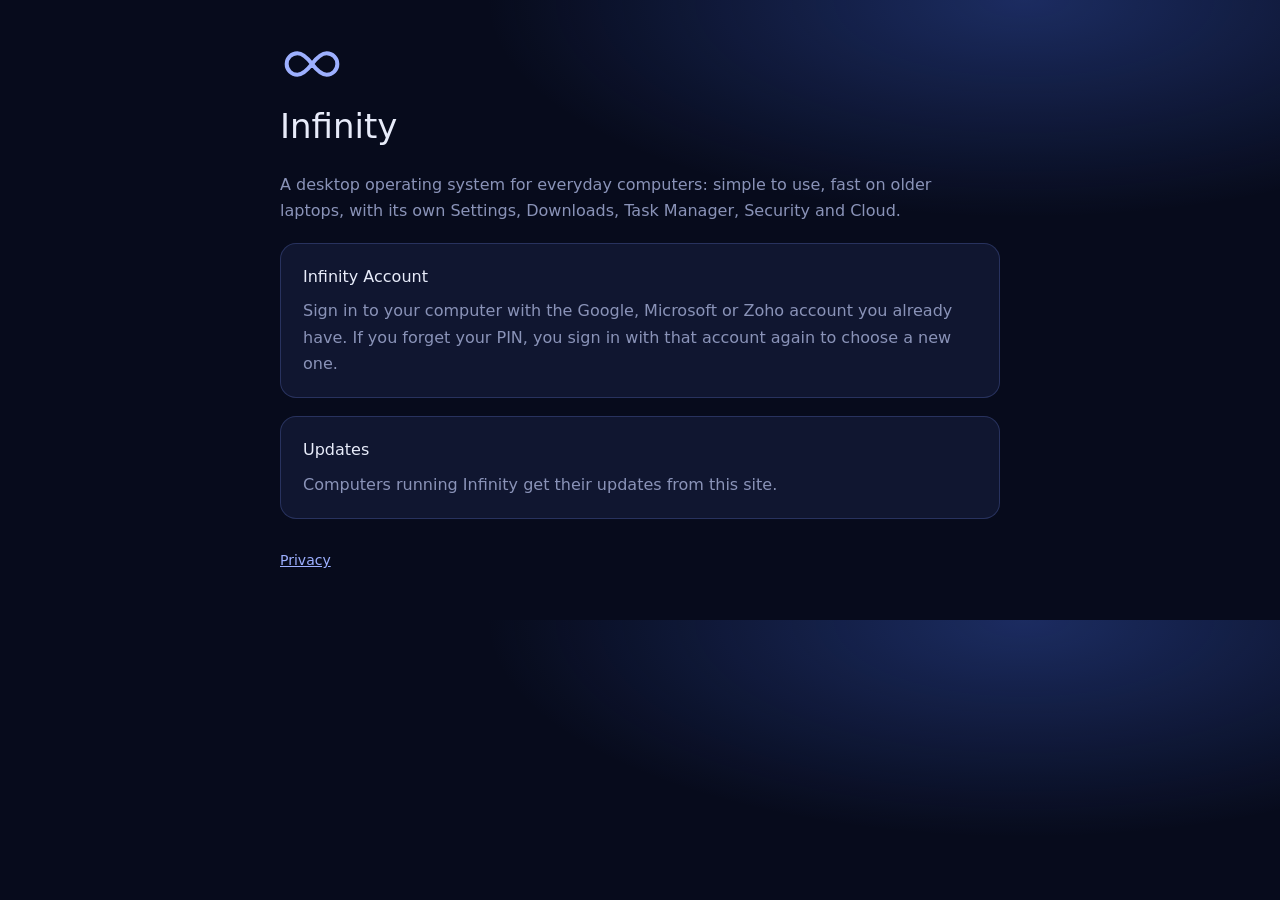
<file: index.html>
<!doctype html>
<html lang="en"><head><meta charset="utf-8"><meta name="viewport" content="width=device-width, initial-scale=1">
<title>Infinity</title><link rel="stylesheet" href="style.css"></head>
<body><main>
<svg class="mark" viewBox="0 0 48 24" fill="none" stroke="#9DB0FF" stroke-width="3" aria-hidden="true"><path d="M24 12c-4-5.2-7.2-8-11-8a8 8 0 0 0 0 16c3.8 0 7-2.8 11-8zm0 0c4 5.2 7.2 8 11 8a8 8 0 0 0 0-16c-3.8 0-7 2.8-11 8z"/></svg>
<h1>Infinity</h1>
<p>A desktop operating system for everyday computers: simple to use, fast on older laptops, with its own Settings, Downloads, Task Manager, Security and Cloud.</p>
<div class="card"><b>Infinity Account</b>
<p>Sign in to your computer with the Google, Microsoft or Zoho account you already have. If you forget your PIN, you sign in with that account again to choose a new one.</p></div>
<div class="card"><b>Updates</b>
<p>Computers running Infinity get their updates from this site.</p></div>
<footer><a href="privacy.html">Privacy</a></footer>
</main></body></html>
</file>
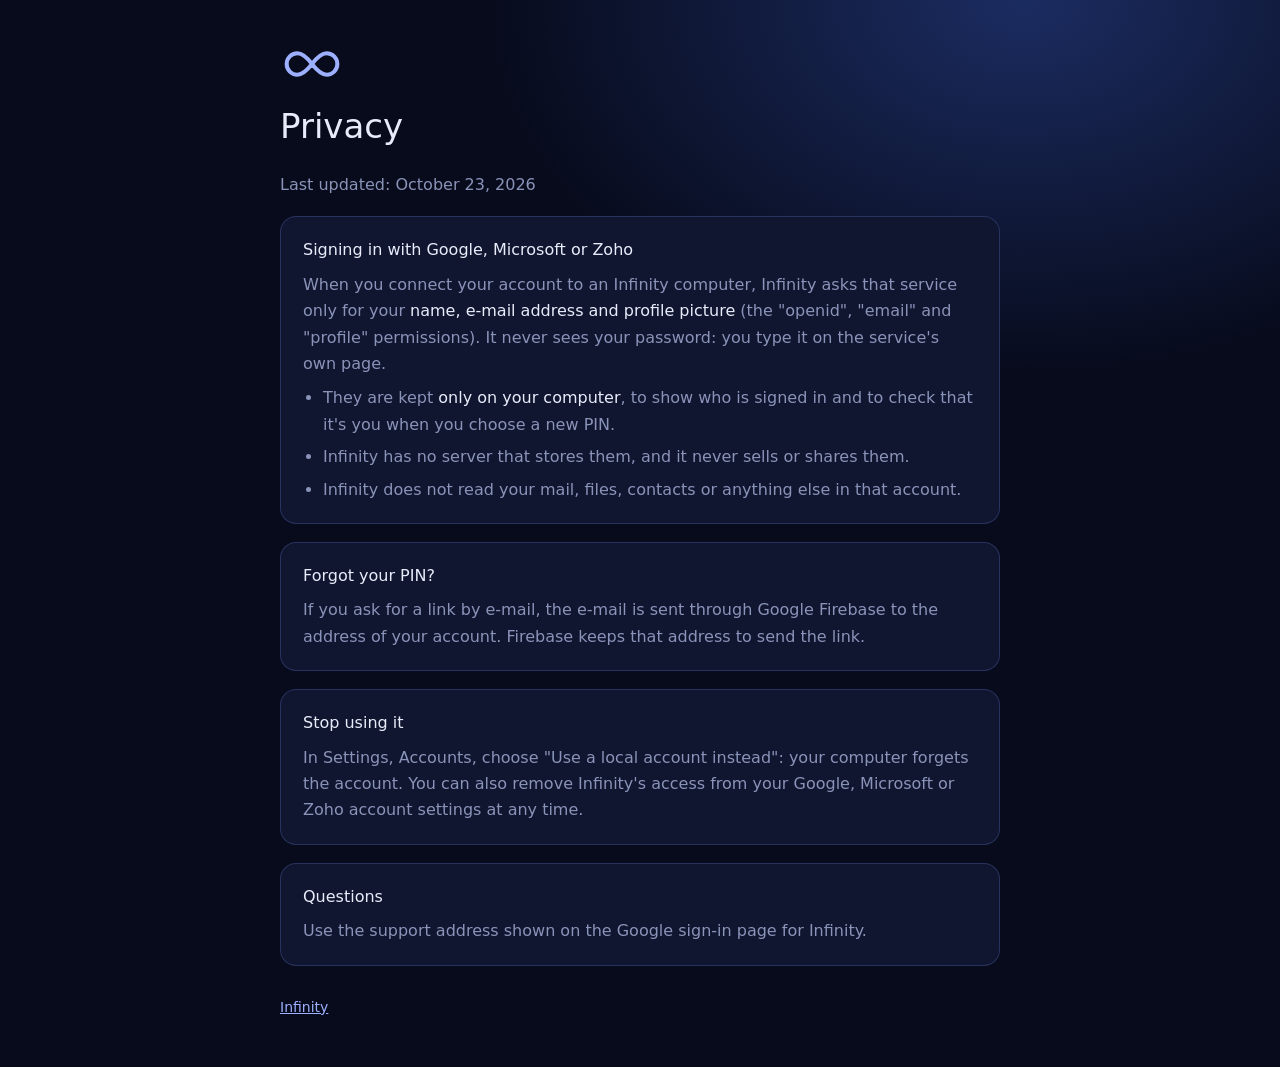
<file: privacy.html>
<!doctype html>
<html lang="en"><head><meta charset="utf-8"><meta name="viewport" content="width=device-width, initial-scale=1">
<title>Infinity Privacy</title><link rel="stylesheet" href="style.css"></head>
<body><main>
<svg class="mark" viewBox="0 0 48 24" fill="none" stroke="#9DB0FF" stroke-width="3" aria-hidden="true"><path d="M24 12c-4-5.2-7.2-8-11-8a8 8 0 0 0 0 16c3.8 0 7-2.8 11-8zm0 0c4 5.2 7.2 8 11 8a8 8 0 0 0 0-16c-3.8 0-7 2.8-11 8z"/></svg>
<h1>Privacy</h1>
<p>Last updated: October 23, 2026</p>
<div class="card"><b>Signing in with Google, Microsoft or Zoho</b>
<p>When you connect your account to an Infinity computer, Infinity asks that service only for your <b>name, e-mail address and profile picture</b> (the "openid", "email" and "profile" permissions). It never sees your password: you type it on the service's own page.</p>
<ul>
<li>They are kept <b>only on your computer</b>, to show who is signed in and to check that it's you when you choose a new PIN.</li>
<li>Infinity has no server that stores them, and it never sells or shares them.</li>
<li>Infinity does not read your mail, files, contacts or anything else in that account.</li>
</ul></div>
<div class="card"><b>Forgot your PIN?</b>
<p>If you ask for a link by e-mail, the e-mail is sent through Google Firebase to the address of your account. Firebase keeps that address to send the link.</p></div>
<div class="card"><b>Stop using it</b>
<p>In Settings, Accounts, choose "Use a local account instead": your computer forgets the account. You can also remove Infinity's access from your Google, Microsoft or Zoho account settings at any time.</p></div>
<div class="card"><b>Questions</b>
<p>Use the support address shown on the Google sign-in page for Infinity.</p></div>
<footer><a href="index.html">Infinity</a></footer>
</main></body></html>
</file>
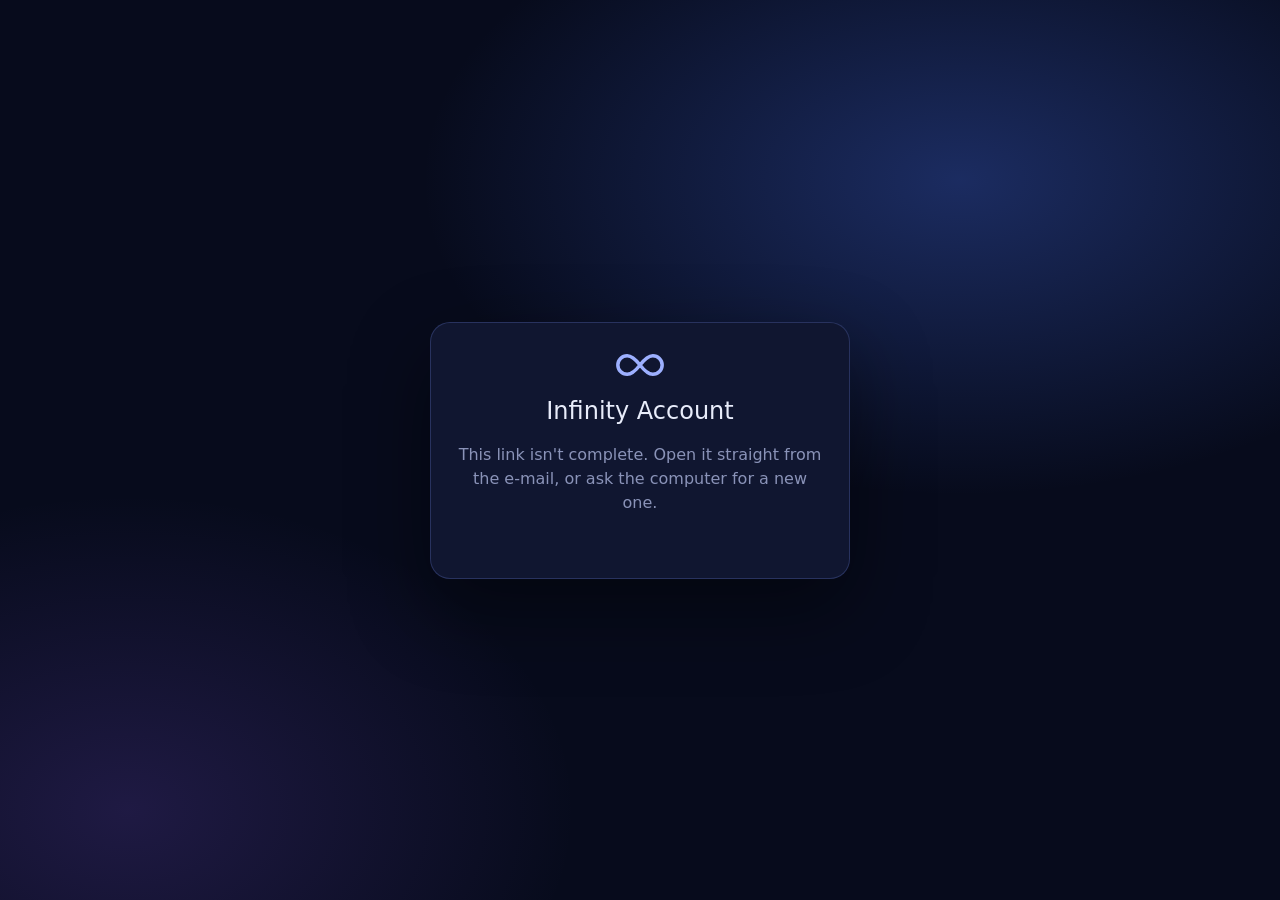
<file: account/action.html>
<!doctype html>
<!-- Infinity Account: where the "Forgot your PIN?" e-mail link opens. The computer's
     sign-in screen asked the Infinity Account service (accountd) to send it: Firebase
     e-mails a sign-in link (EMAIL_SIGNIN) whose continue URL is this page with
     s = the computer's reset id and e = the account's e-mail. "Yes, it's me" signs in
     to Firebase with the link (which proves the person reads that mailbox) and writes
     resets/<s> in Firestore; the rules let only a signed-in, verified owner of that
     e-mail write it, with that e-mail. The computer reads it and lets the person choose
     a new PIN. Published by build-repo.sh at <REPO_URL>/account/action.html. -->
<html lang="en">
<head>
<meta charset="utf-8">
<meta name="viewport" content="width=device-width, initial-scale=1">
<title>Infinity Account</title>
<style>
:root { --bg: #070B1C; --card: #101630; --ink: #E8ECFA; --muted: #8A93B8; --royal: #4169E1; --line: rgba(125,151,255,0.22); --bad: #FF6B7A; --good: #5ED6A0; color-scheme: dark; }
* { box-sizing: border-box; }
body { margin: 0; min-height: 100vh; display: grid; place-items: center; padding: 24px 16px; color: var(--ink);
  font: 16px/1.5 "Segoe UI", system-ui, -apple-system, sans-serif;
  background: radial-gradient(60% 50% at 75% 20%, rgba(65,105,225,0.35), transparent 70%), radial-gradient(50% 50% at 10% 90%, rgba(139,92,246,0.18), transparent 70%), var(--bg); }
.card { width: 100%; max-width: 420px; background: var(--card); border: 1px solid var(--line); border-radius: 20px; padding: 28px 24px; display: grid; gap: 14px; box-shadow: 0 30px 80px rgba(0,0,0,0.45); }
.mark { width: 56px; height: 28px; justify-self: center; }
h1 { margin: 0; font-weight: 400; font-size: 24px; text-align: center; }
p { margin: 0; color: var(--muted); text-align: center; }
b { color: var(--ink); font-weight: 500; }
button { padding: 12px; border: 0; border-radius: 999px; background: var(--royal); color: white; font: inherit; font-weight: 500; cursor: pointer; }
button.plain { background: transparent; color: var(--muted); }
button:disabled { opacity: 0.5; cursor: default; }
.msg { min-height: 1.5em; font-size: 14px; text-align: center; }
.msg.bad { color: var(--bad); } .msg.good { color: var(--good); }
[hidden] { display: none !important; }
</style>
</head>
<body>
<main class="card">
  <svg class="mark" viewBox="0 0 48 24" fill="none" stroke="#9DB0FF" stroke-width="3" aria-hidden="true"><path d="M24 12c-4-5.2-7.2-8-11-8a8 8 0 0 0 0 16c3.8 0 7-2.8 11-8zm0 0c4 5.2 7.2 8 11 8a8 8 0 0 0 0-16c-3.8 0-7 2.8-11 8z"/></svg>
  <h1 id="title">Forgot your PIN?</h1>
  <p id="text">Checking the link…</p>
  <button id="yes" hidden>Yes, it's me</button>
  <button id="no" class="plain" hidden>It wasn't me</button>
  <div id="msg" class="msg"></div>
</main>
<script>
const KEY = "AIzaSyBV5w8N2YHEkJTg3p8jDyJKQnKKBIEfqJo";
const PROJECT = "infinityos-desktop";
const q = new URLSearchParams(location.search);
const $ = id => document.getElementById(id);
const say = (title, text) => { $("title").textContent = title; $("text").textContent = text; $("yes").hidden = $("no").hidden = true; };

// Firebase's own link page forwards here with mode, oobCode and our continue URL's s and e
// (sometimes inside continueUrl).
let s = q.get("s"), e = q.get("e");
if ((!s || !e) && q.get("continueUrl")) {
  try { const c = new URL(q.get("continueUrl")).searchParams; s = s || c.get("s"); e = e || c.get("e"); } catch (_) {}
}
const code = q.get("oobCode");

if (q.get("mode") !== "signIn" || !code || !s || !e || !/^[A-Za-z0-9_-]{16,64}$/.test(s)) {
  say("Infinity Account", "This link isn't complete. Open it straight from the e-mail, or ask the computer for a new one.");
} else {
  $("text").innerHTML = "";
  $("text").append("Someone at your Infinity computer asked to choose a new PIN for ");
  const who = document.createElement("b"); who.textContent = e; $("text").append(who, ". Was it you?");
  $("yes").hidden = $("no").hidden = false;
}

$("no").onclick = () => say("Nothing changed", "Your PIN stays the same. You can close this page.");

$("yes").onclick = async () => {
  $("yes").disabled = true;
  $("msg").className = "msg"; $("msg").textContent = "One moment…";
  try {
    const r = await fetch("https://identitytoolkit.googleapis.com/v1/accounts:signInWithEmailLink?key=" + KEY, {
      method: "POST", headers: { "Content-Type": "application/json" }, body: JSON.stringify({ email: e, oobCode: code }) });
    const d = await r.json();
    if (!r.ok || !d.idToken) throw new Error((d.error && d.error.message) || "link");
    const w = await fetch("https://firestore.googleapis.com/v1/projects/" + PROJECT + "/databases/(default)/documents/resets?documentId=" + encodeURIComponent(s), {
      method: "POST", headers: { "Content-Type": "application/json", "Authorization": "Bearer " + d.idToken },
      body: JSON.stringify({ fields: { email: { stringValue: (d.email || e).toLowerCase() } } }) });
    if (!w.ok && w.status !== 409) throw new Error("store " + w.status);   // 409: already confirmed
    $("msg").textContent = "";
    say("Done", "Go back to your computer: it asks for a new PIN now.");
  } catch (err) {
    $("yes").disabled = false;
    $("msg").className = "msg bad";
    $("msg").textContent = /INVALID_OOB_CODE|EXPIRED_OOB_CODE/.test(err.message)
      ? "This link was used already or is too old. Ask the computer for a new one."
      : "That didn't work. Check the internet and try again.";
  }
};
</script>
</body>
</html>
</file>
<file: style.css>
:root { --bg: #070B1C; --card: #101630; --ink: #E8ECFA; --muted: #8A93B8; --royal: #4169E1; --line: rgba(125,151,255,0.22); color-scheme: dark; }
* { box-sizing: border-box; }
body { margin: 0; color: var(--ink); font: 16px/1.65 "Segoe UI", system-ui, -apple-system, sans-serif;
  background: radial-gradient(60% 50% at 80% 0%, rgba(65,105,225,0.35), transparent 70%), var(--bg); padding: 48px 16px; }
main { max-width: 720px; margin: 0 auto; display: grid; gap: 18px; }
.mark { width: 64px; height: 32px; }
h1 { margin: 0; font-weight: 400; font-size: 34px; }
h2 { margin: 18px 0 0; font-weight: 500; font-size: 20px; }
p, li { color: var(--muted); margin: 0; }
b { color: var(--ink); font-weight: 500; }
a { color: #9DB0FF; }
.card { background: var(--card); border: 1px solid var(--line); border-radius: 16px; padding: 20px 22px; display: grid; gap: 8px; }
ul { margin: 0; padding-left: 20px; display: grid; gap: 6px; }
footer { color: var(--muted); font-size: 14px; margin-top: 12px; }
</file>
